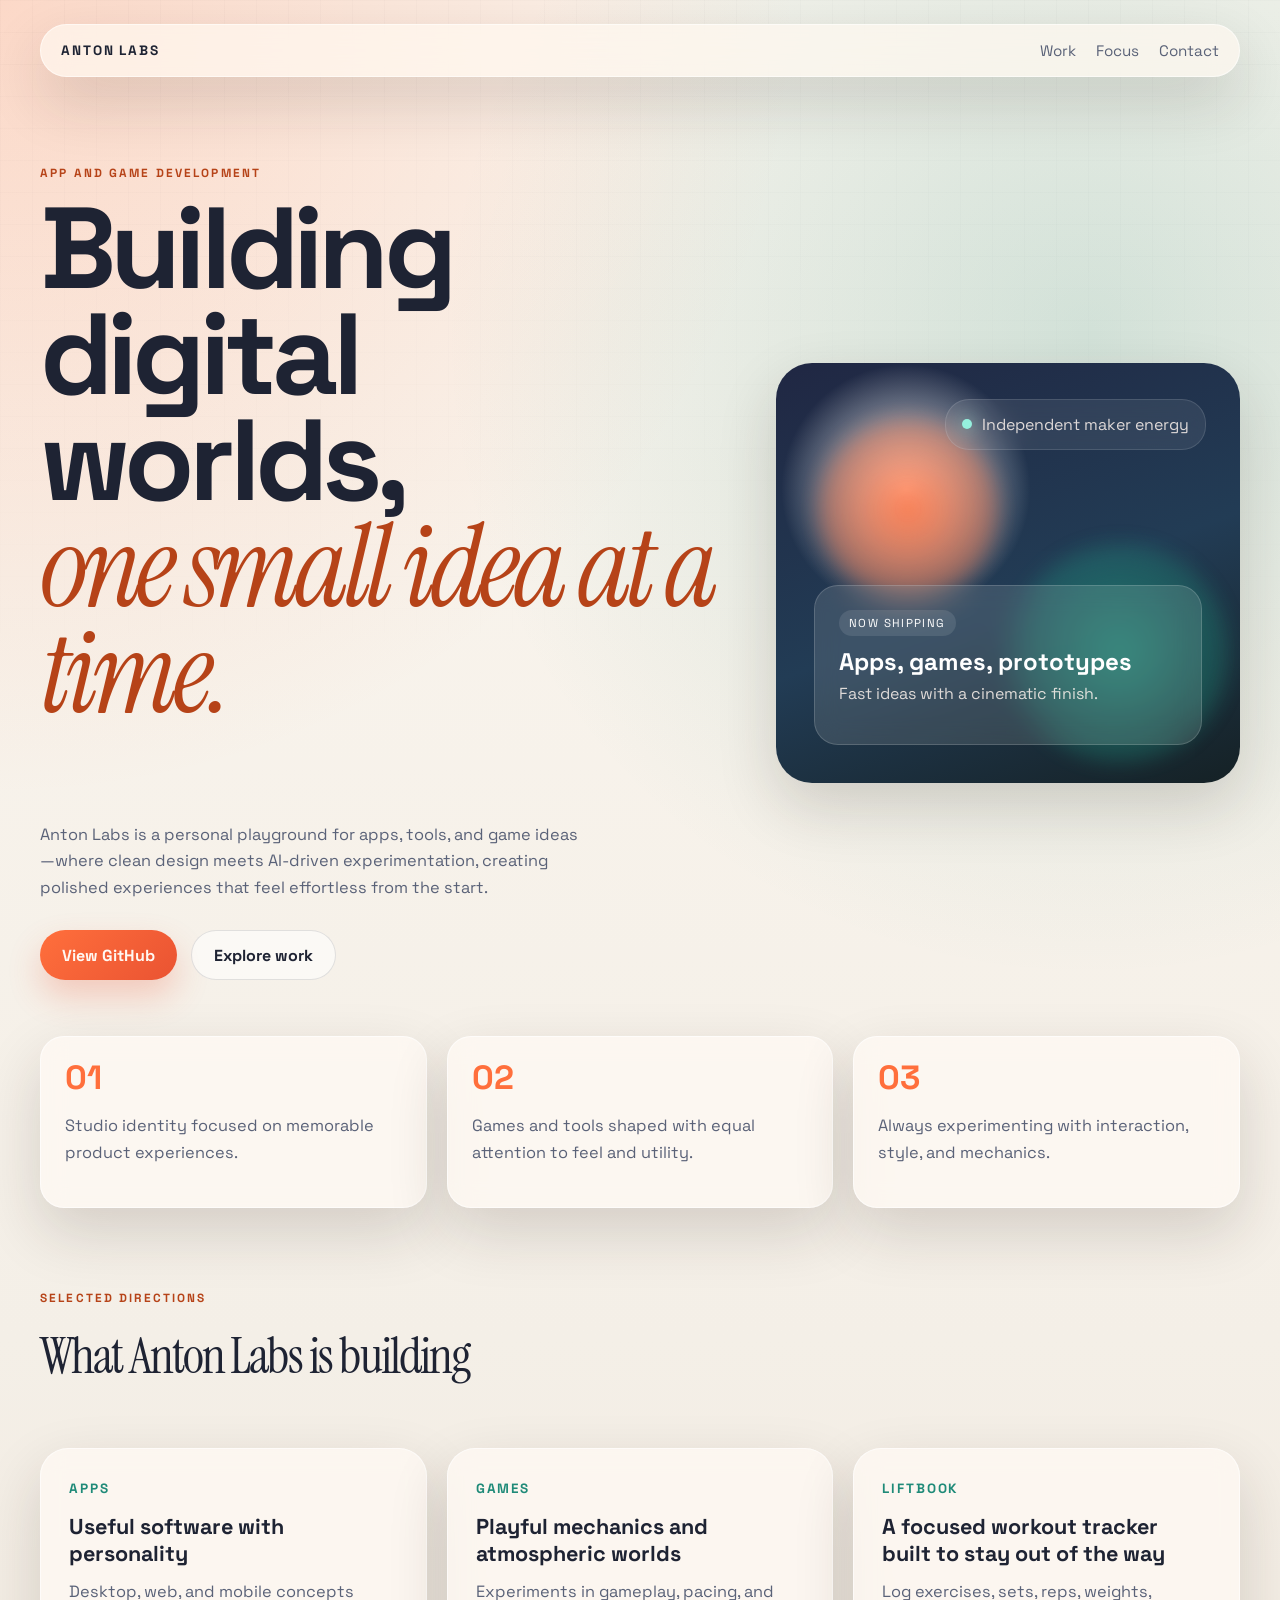
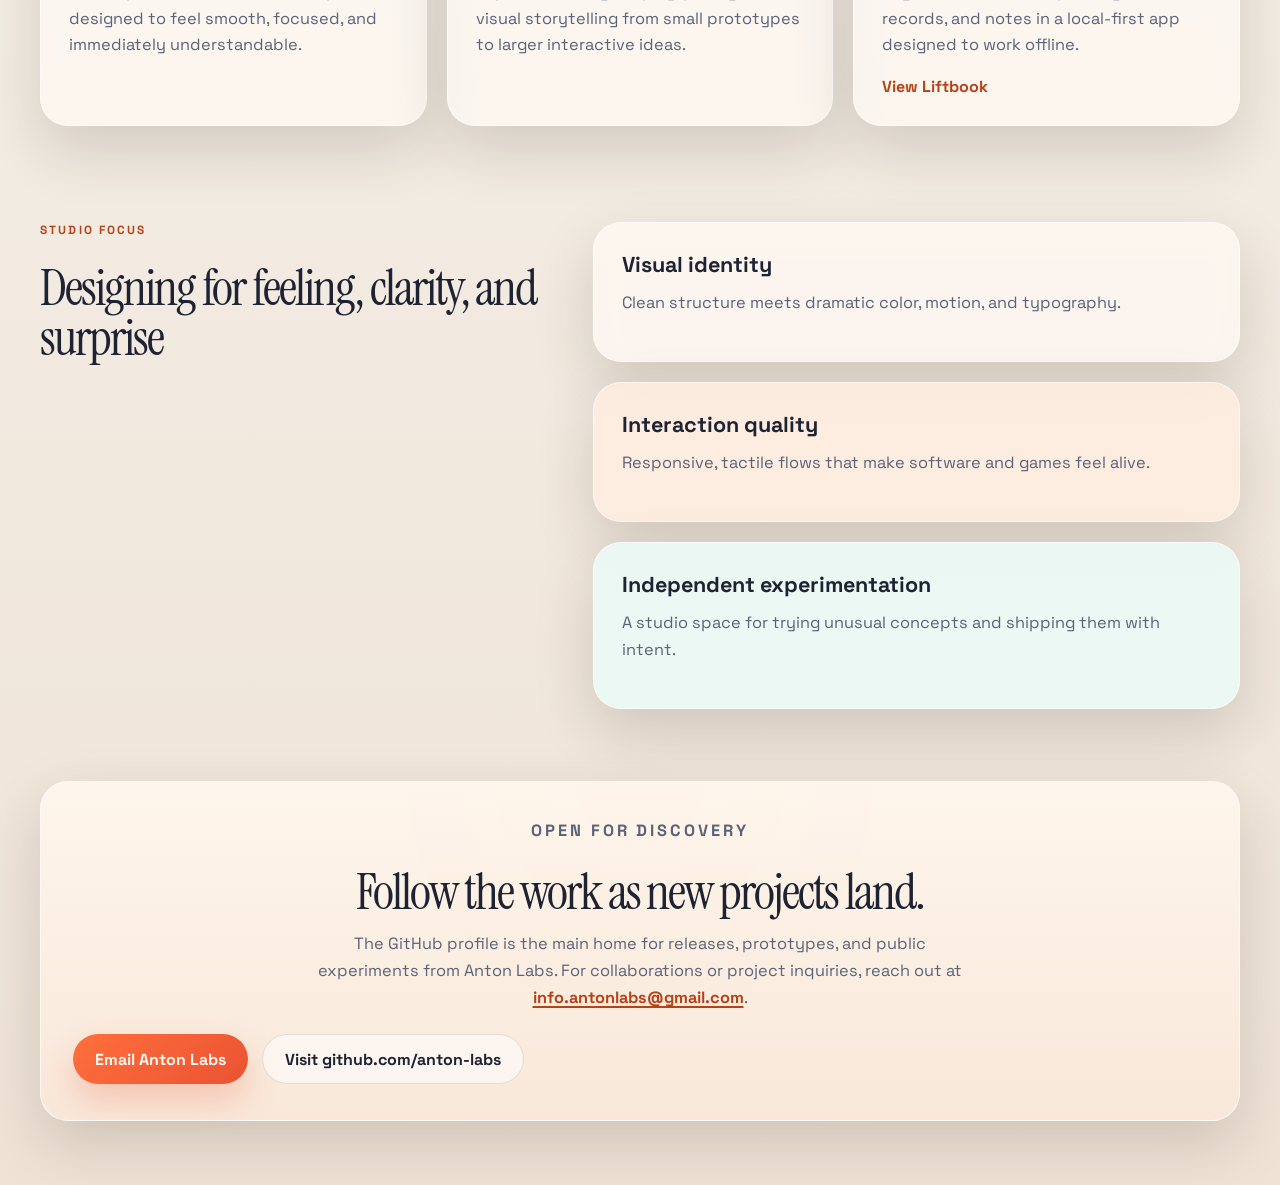
<file: index.html>
<!DOCTYPE html>
<html lang="en">
  <head>
    <meta charset="UTF-8" />
    <meta name="viewport" content="width=device-width, initial-scale=1.0" />
    <meta
      name="description"
      content="Anton Labs builds playful apps, experimental tools, and games with a sharp visual identity."
    />
    <title>Anton Labs</title>
    <link rel="preconnect" href="https://fonts.googleapis.com" />
    <link rel="preconnect" href="https://fonts.gstatic.com" crossorigin />
    <link
      href="https://fonts.googleapis.com/css2?family=Instrument+Serif:ital@0;1&family=Space+Grotesk:wght@400;500;700&display=swap"
      rel="stylesheet"
    />
    <link rel="stylesheet" href="styles.css" />
  </head>
  <body>
    <div class="page-shell">
      <header class="site-header">
        <a class="brand" href="#top">ANTON LABS</a>
        <nav class="site-nav">
          <a href="#work">Work</a>
          <a href="#focus">Focus</a>
          <a href="#contact">Contact</a>
        </nav>
      </header>

      <main id="top">
        <section class="hero">
          <div class="hero-copy">
            <p class="eyebrow">App and game development</p>
            <h1>
              Building digital worlds,
              <span>one small idea at a time.</span>
            </h1>
            <p class="hero-text">
              Anton Labs is a personal playground for apps, tools, and game ideas—where clean design meets AI-driven experimentation, creating polished experiences that feel effortless from the start.
            </p>
            <div class="hero-actions">
              <a class="button button-primary" href="https://github.com/anton-labs" target="_blank" rel="noreferrer">
                View GitHub
              </a>
              <a class="button button-secondary" href="#work">Explore work</a>
            </div>
          </div>

          <div class="hero-stage" aria-hidden="true">
            <div class="orb orb-one"></div>
            <div class="orb orb-two"></div>
            <div class="stage-card card-main">
              <span class="card-label">Now shipping</span>
              <strong>Apps, games, prototypes</strong>
              <p>Fast ideas with a cinematic finish.</p>
            </div>
            <div class="stage-card card-accent">
              <span class="tiny-dot"></span>
              Independent maker energy
            </div>
          </div>
        </section>

        <section class="metrics">
          <div>
            <span class="metric-value">01</span>
            <p>Studio identity focused on memorable product experiences.</p>
          </div>
          <div>
            <span class="metric-value">02</span>
            <p>Games and tools shaped with equal attention to feel and utility.</p>
          </div>
          <div>
            <span class="metric-value">03</span>
            <p>Always experimenting with interaction, style, and mechanics.</p>
          </div>
        </section>

        <section class="section" id="work">
          <div class="section-heading">
            <p class="eyebrow">Selected directions</p>
            <h2>What Anton Labs is building</h2>
          </div>
          <div class="card-grid">
            <article class="info-card">
              <span class="card-tag">Apps</span>
              <h3>Useful software with personality</h3>
              <p>
                Desktop, web, and mobile concepts designed to feel smooth,
                focused, and immediately understandable.
              </p>
            </article>
            <article class="info-card">
              <span class="card-tag">Games</span>
              <h3>Playful mechanics and atmospheric worlds</h3>
              <p>
                Experiments in gameplay, pacing, and visual storytelling from
                small prototypes to larger interactive ideas.
              </p>
            </article>
            <article class="info-card">
              <span class="card-tag">Liftbook</span>
              <h3>A focused workout tracker built to stay out of the way</h3>
              <p>
                Log exercises, sets, reps, weights, records, and notes in a
                local-first app designed to work offline.
              </p>
              <a class="text-link" href="liftbook/">View Liftbook</a>
            </article>
          </div>
        </section>

        <section class="section split-section" id="focus">
          <div class="section-heading">
            <p class="eyebrow">Studio focus</p>
            <h2>Designing for feeling, clarity, and surprise</h2>
          </div>
          <div class="focus-list">
            <div class="focus-item">
              <h3>Visual identity</h3>
              <p>
                Clean structure meets dramatic color, motion, and typography.
              </p>
            </div>
            <div class="focus-item">
              <h3>Interaction quality</h3>
              <p>
                Responsive, tactile flows that make software and games feel
                alive.
              </p>
            </div>
            <div class="focus-item">
              <h3>Independent experimentation</h3>
              <p>
                A studio space for trying unusual concepts and shipping them
                with intent.
              </p>
            </div>
          </div>
        </section>

        <section class="cta" id="contact">
          <p class="eyebrow">Open for discovery</p>
          <h2>Follow the work as new projects land.</h2>
          <p>
            The GitHub profile is the main home for releases, prototypes, and
            public experiments from Anton Labs. For collaborations or project
            inquiries, reach out at
            <a class="contact-link" href="mailto:info.antonlabs@gmail.com">info.antonlabs@gmail.com</a>.
          </p>
          <div class="hero-actions">
            <a class="button button-primary" href="mailto:info.antonlabs@gmail.com">
              Email Anton Labs
            </a>
            <a class="button button-secondary" href="https://github.com/anton-labs" target="_blank" rel="noreferrer">
              Visit github.com/anton-labs
            </a>
          </div>
        </section>
      </main>
    </div>

    <script src="script.js"></script>
  </body>
</html>
</file>
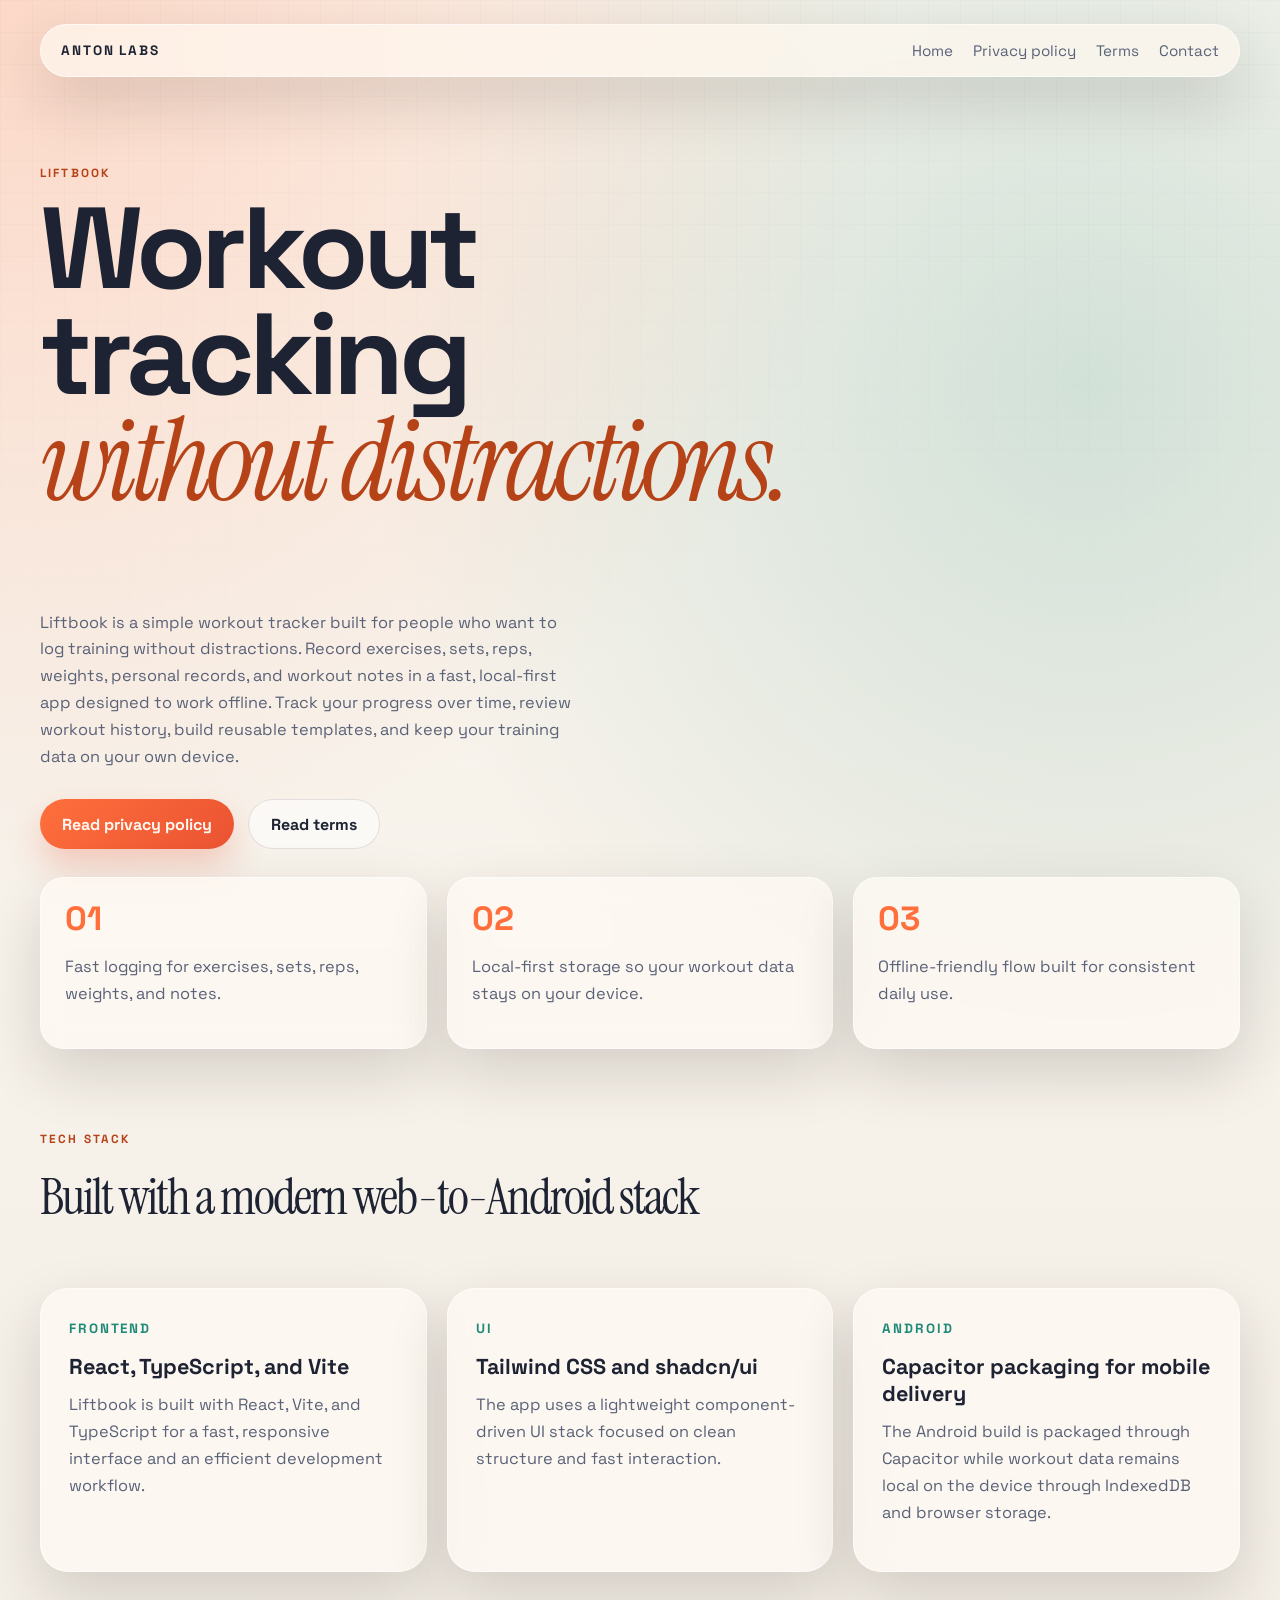
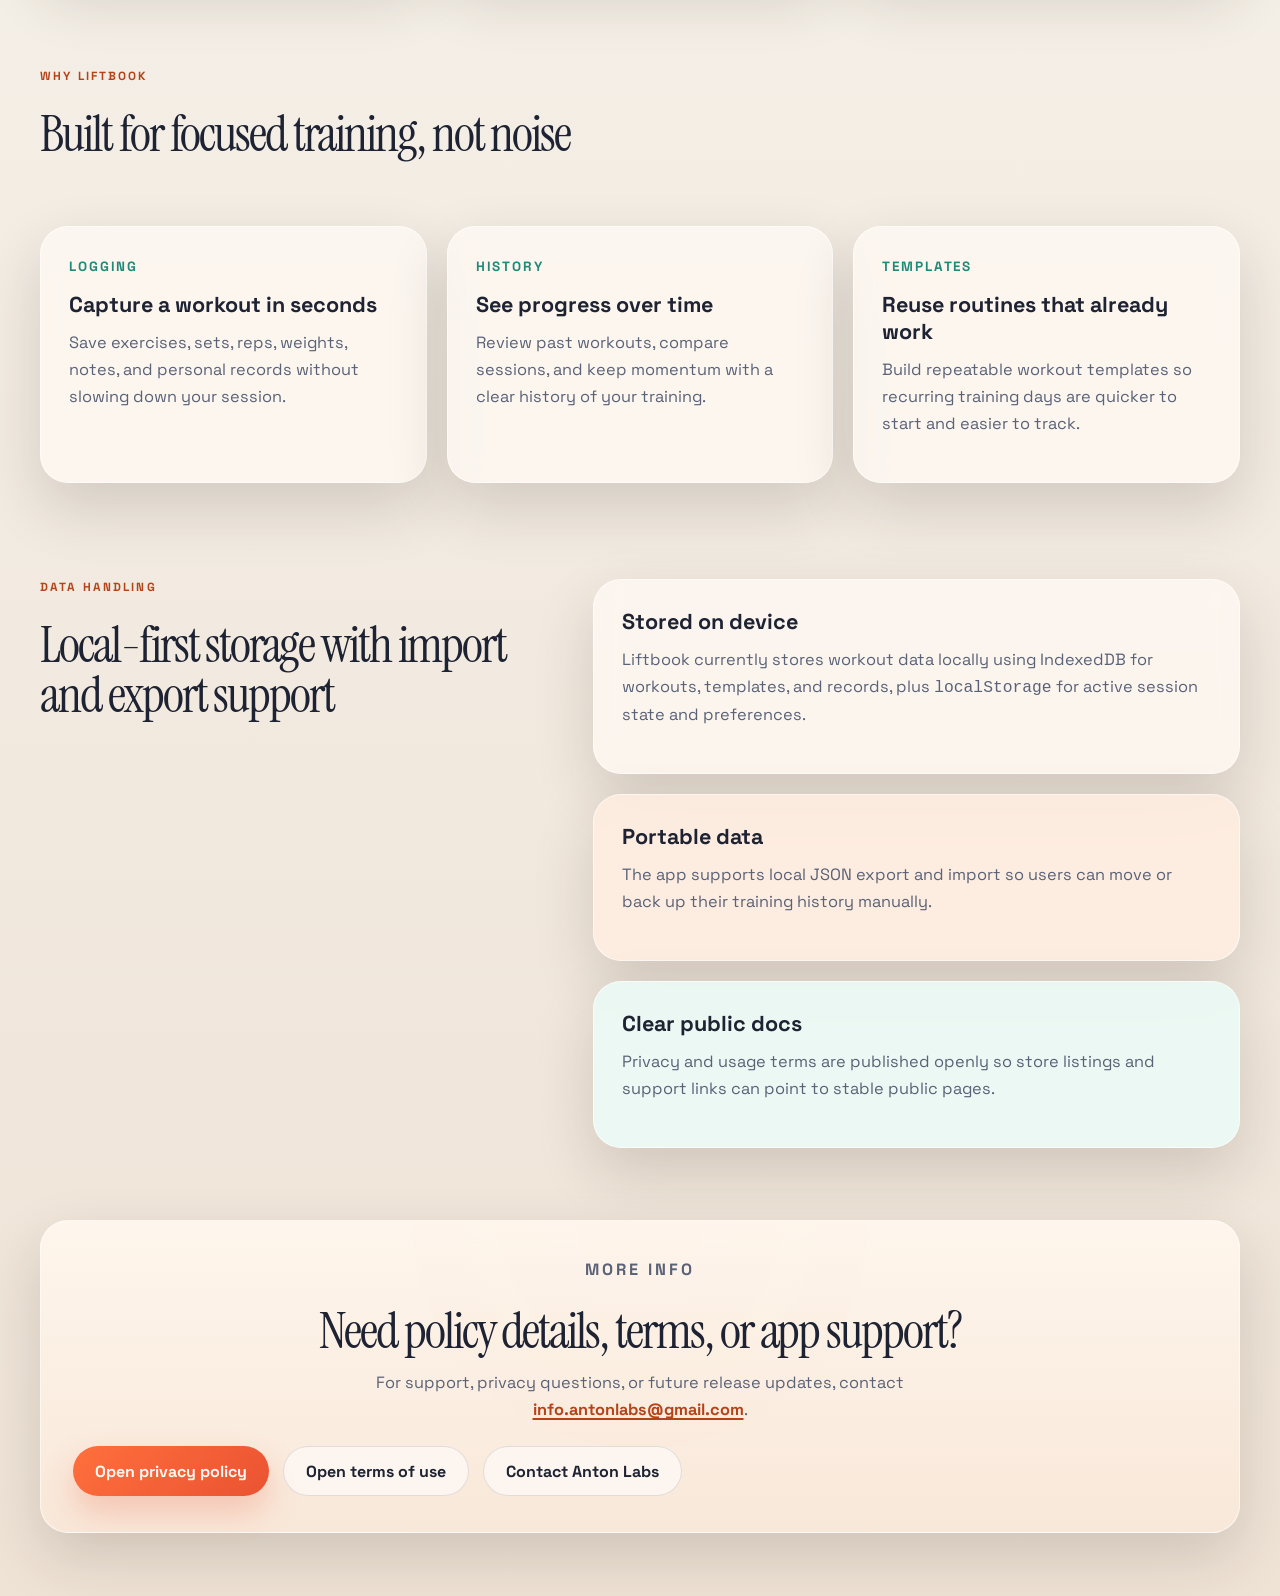
<file: liftbook/index.html>
<!DOCTYPE html>
<html lang="en">
  <head>
    <meta charset="UTF-8" />
    <meta name="viewport" content="width=device-width, initial-scale=1.0" />
    <meta
      name="description"
      content="Liftbook is a simple workout tracker built for people who want to log training without distractions."
    />
    <title>Liftbook | Anton Labs</title>
    <link rel="preconnect" href="https://fonts.googleapis.com" />
    <link rel="preconnect" href="https://fonts.gstatic.com" crossorigin />
    <link
      href="https://fonts.googleapis.com/css2?family=Instrument+Serif:ital@0;1&family=Space+Grotesk:wght@400;500;700&display=swap"
      rel="stylesheet"
    />
    <link rel="stylesheet" href="../styles.css" />
  </head>
  <body>
    <div class="page-shell">
      <header class="site-header">
        <a class="brand" href="../">ANTON LABS</a>
        <nav class="site-nav">
          <a href="../">Home</a>
          <a href="privacy-policy/">Privacy policy</a>
          <a href="terms/">Terms</a>
          <a href="mailto:info.antonlabs@gmail.com">Contact</a>
        </nav>
      </header>

      <main class="app-page">
        <section class="hero hero-single">
          <div class="hero-copy">
            <p class="eyebrow">Liftbook</p>
            <h1>
              Workout tracking
              <span>without distractions.</span>
            </h1>
            <p class="hero-text">
              Liftbook is a simple workout tracker built for people who want to
              log training without distractions. Record exercises, sets, reps,
              weights, personal records, and workout notes in a fast,
              local-first app designed to work offline. Track your progress
              over time, review workout history, build reusable templates, and
              keep your training data on your own device.
            </p>
            <div class="hero-actions">
              <a class="button button-primary" href="privacy-policy/">
                Read privacy policy
              </a>
              <a class="button button-secondary" href="terms/">
                Read terms
              </a>
            </div>
          </div>
        </section>

        <section class="metrics">
          <div>
            <span class="metric-value">01</span>
            <p>Fast logging for exercises, sets, reps, weights, and notes.</p>
          </div>
          <div>
            <span class="metric-value">02</span>
            <p>Local-first storage so your workout data stays on your device.</p>
          </div>
          <div>
            <span class="metric-value">03</span>
            <p>Offline-friendly flow built for consistent daily use.</p>
          </div>
        </section>

        <section class="section">
          <div class="section-heading">
            <p class="eyebrow">Tech stack</p>
            <h2>Built with a modern web-to-Android stack</h2>
          </div>
          <div class="card-grid">
            <article class="info-card">
              <span class="card-tag">Frontend</span>
              <h3>React, TypeScript, and Vite</h3>
              <p>
                Liftbook is built with React, Vite, and TypeScript for a fast,
                responsive interface and an efficient development workflow.
              </p>
            </article>
            <article class="info-card">
              <span class="card-tag">UI</span>
              <h3>Tailwind CSS and shadcn/ui</h3>
              <p>
                The app uses a lightweight component-driven UI stack focused on
                clean structure and fast interaction.
              </p>
            </article>
            <article class="info-card">
              <span class="card-tag">Android</span>
              <h3>Capacitor packaging for mobile delivery</h3>
              <p>
                The Android build is packaged through Capacitor while workout
                data remains local on the device through IndexedDB and browser
                storage.
              </p>
            </article>
          </div>
        </section>

        <section class="section">
          <div class="section-heading">
            <p class="eyebrow">Why Liftbook</p>
            <h2>Built for focused training, not noise</h2>
          </div>
          <div class="card-grid">
            <article class="info-card">
              <span class="card-tag">Logging</span>
              <h3>Capture a workout in seconds</h3>
              <p>
                Save exercises, sets, reps, weights, notes, and personal
                records without slowing down your session.
              </p>
            </article>
            <article class="info-card">
              <span class="card-tag">History</span>
              <h3>See progress over time</h3>
              <p>
                Review past workouts, compare sessions, and keep momentum with a
                clear history of your training.
              </p>
            </article>
            <article class="info-card">
              <span class="card-tag">Templates</span>
              <h3>Reuse routines that already work</h3>
              <p>
                Build repeatable workout templates so recurring training days
                are quicker to start and easier to track.
              </p>
            </article>
          </div>
        </section>

        <section class="section split-section">
          <div class="section-heading">
            <p class="eyebrow">Data handling</p>
            <h2>Local-first storage with import and export support</h2>
          </div>
          <div class="focus-list">
            <div class="focus-item">
              <h3>Stored on device</h3>
              <p>
                Liftbook currently stores workout data locally using IndexedDB
                for workouts, templates, and records, plus <code>localStorage</code>
                for active session state and preferences.
              </p>
            </div>
            <div class="focus-item">
              <h3>Portable data</h3>
              <p>
                The app supports local JSON export and import so users can move
                or back up their training history manually.
              </p>
            </div>
            <div class="focus-item">
              <h3>Clear public docs</h3>
              <p>
                Privacy and usage terms are published openly so store listings
                and support links can point to stable public pages.
              </p>
            </div>
          </div>
        </section>

        <section class="cta">
          <p class="eyebrow">More info</p>
          <h2>Need policy details, terms, or app support?</h2>
          <p>
            For support, privacy questions, or future release updates, contact
            <a class="contact-link" href="mailto:info.antonlabs@gmail.com">info.antonlabs@gmail.com</a>.
          </p>
          <div class="hero-actions">
            <a class="button button-primary" href="privacy-policy/">
              Open privacy policy
            </a>
            <a class="button button-secondary" href="terms/">
              Open terms of use
            </a>
            <a class="button button-secondary" href="mailto:info.antonlabs@gmail.com">
              Contact Anton Labs
            </a>
          </div>
        </section>
      </main>
    </div>

    <script src="../script.js"></script>
  </body>
</html>
</file>
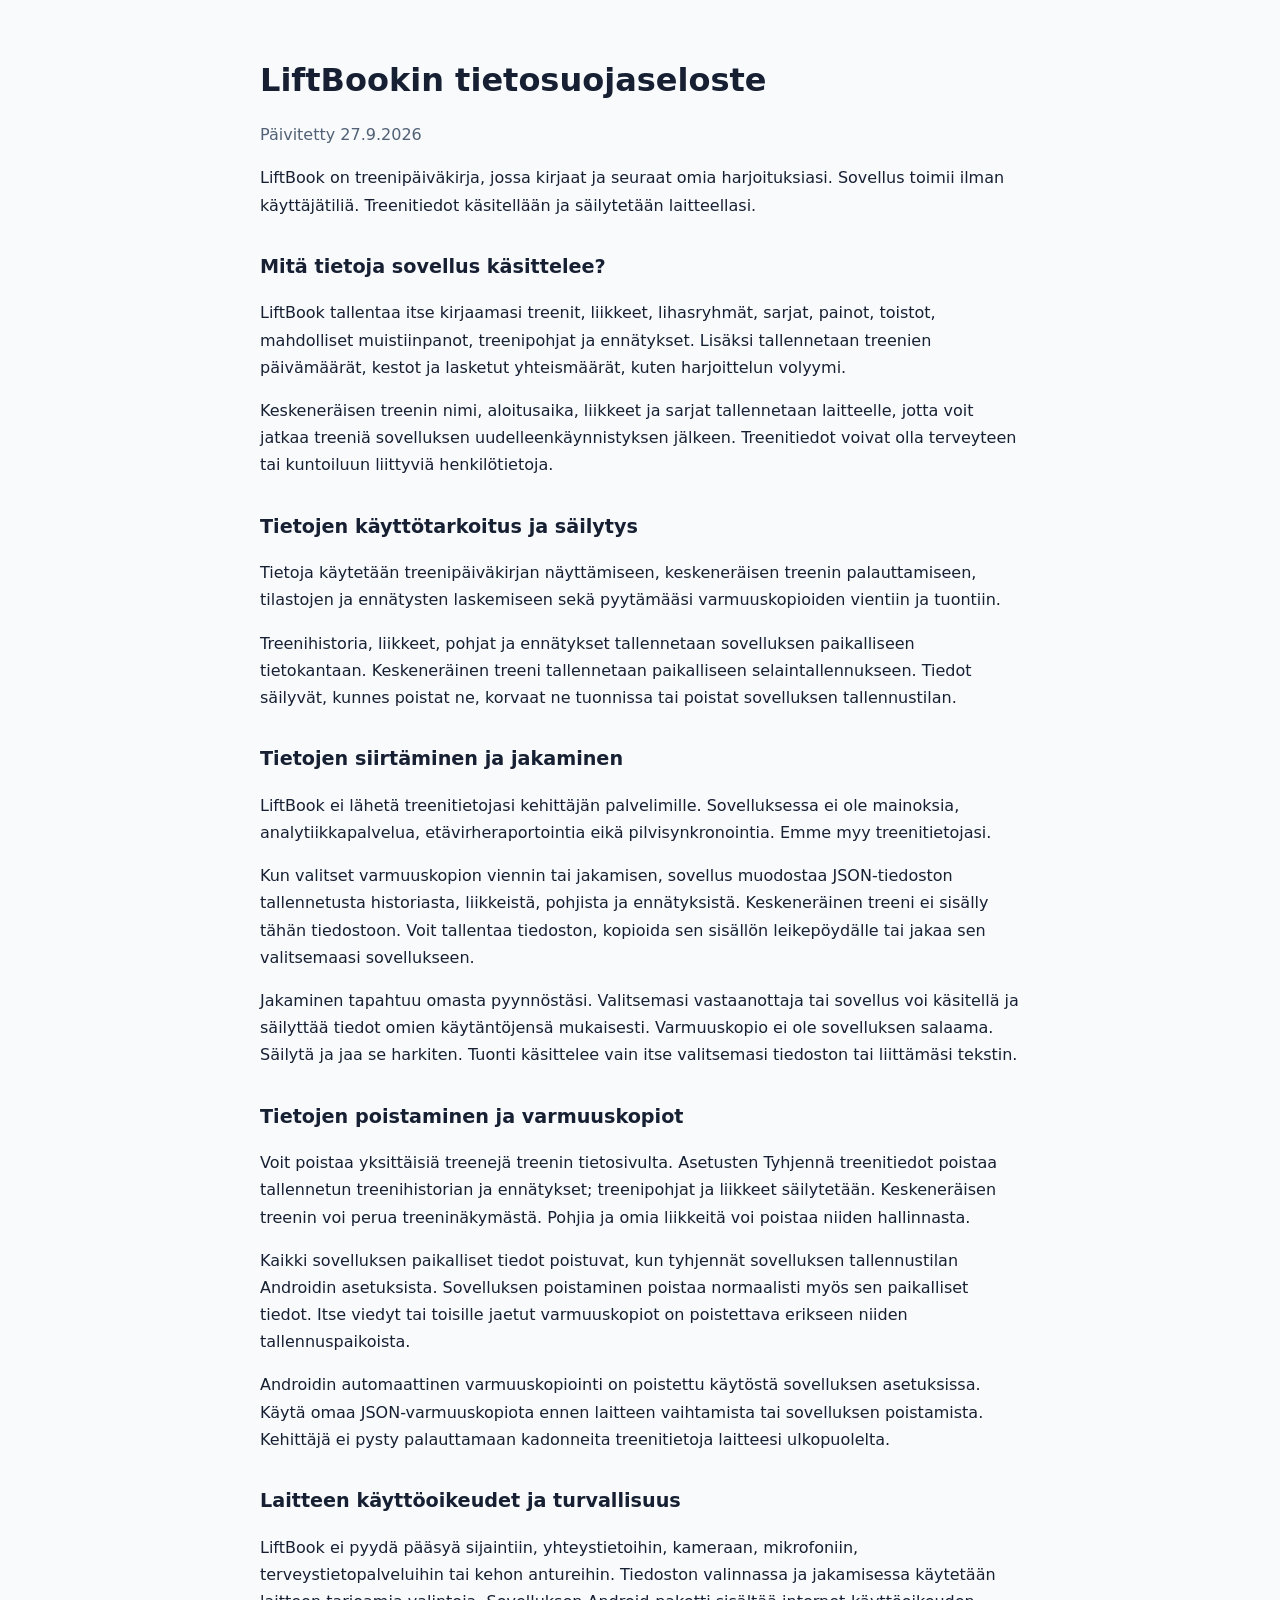
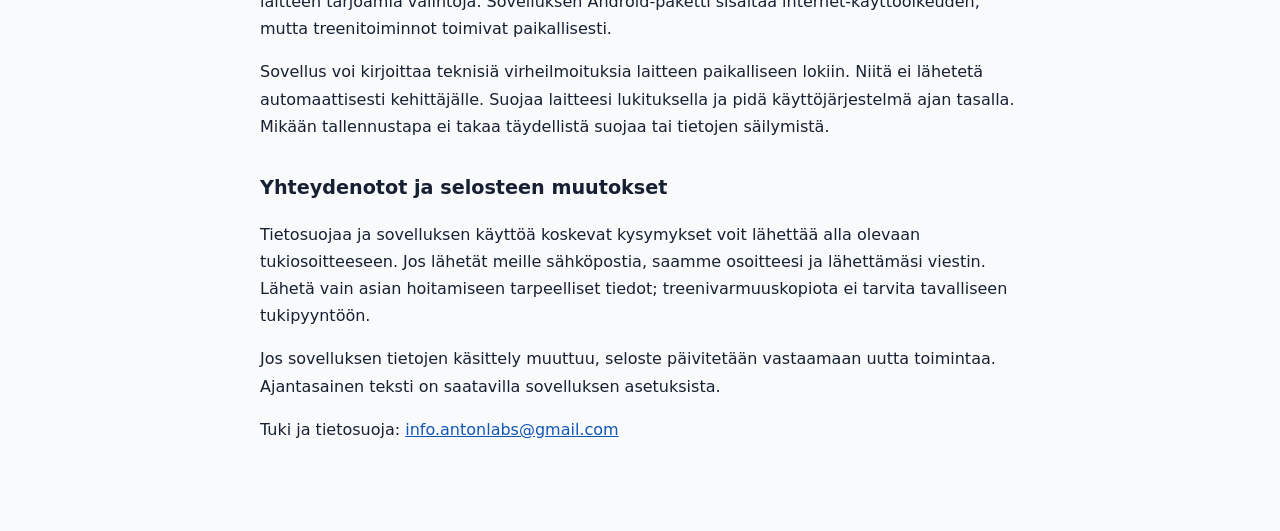
<file: liftbook/privacy-policy/index.html>
<!doctype html>
<html lang="fi"><head><meta charset="utf-8"><meta name="viewport" content="width=device-width, initial-scale=1"><title>LiftBookin tietosuojaseloste</title>
<style>body{font-family:system-ui,sans-serif;margin:0;background:#f8fafc;color:#172033;line-height:1.7}main{max-width:760px;margin:auto;padding:40px 24px 72px}h1{font-size:2rem;line-height:1.2}h2{font-size:1.2rem;margin-top:32px}a{color:#1256b5}.date{color:#526176}</style></head>
<body><main><h1>LiftBookin tietosuojaseloste</h1><p class="date">Päivitetty 27.9.2026</p><p>LiftBook on treenipäiväkirja, jossa kirjaat ja seuraat omia harjoituksiasi. Sovellus toimii ilman käyttäjätiliä. Treenitiedot käsitellään ja säilytetään laitteellasi.</p><section><h2>Mitä tietoja sovellus käsittelee?</h2><p>LiftBook tallentaa itse kirjaamasi treenit, liikkeet, lihasryhmät, sarjat, painot, toistot, mahdolliset muistiinpanot, treenipohjat ja ennätykset. Lisäksi tallennetaan treenien päivämäärät, kestot ja lasketut yhteismäärät, kuten harjoittelun volyymi.</p><p>Keskeneräisen treenin nimi, aloitusaika, liikkeet ja sarjat tallennetaan laitteelle, jotta voit jatkaa treeniä sovelluksen uudelleenkäynnistyksen jälkeen. Treenitiedot voivat olla terveyteen tai kuntoiluun liittyviä henkilötietoja.</p></section>
<section><h2>Tietojen käyttötarkoitus ja säilytys</h2><p>Tietoja käytetään treenipäiväkirjan näyttämiseen, keskeneräisen treenin palauttamiseen, tilastojen ja ennätysten laskemiseen sekä pyytämääsi varmuuskopioiden vientiin ja tuontiin.</p><p>Treenihistoria, liikkeet, pohjat ja ennätykset tallennetaan sovelluksen paikalliseen tietokantaan. Keskeneräinen treeni tallennetaan paikalliseen selaintallennukseen. Tiedot säilyvät, kunnes poistat ne, korvaat ne tuonnissa tai poistat sovelluksen tallennustilan.</p></section>
<section><h2>Tietojen siirtäminen ja jakaminen</h2><p>LiftBook ei lähetä treenitietojasi kehittäjän palvelimille. Sovelluksessa ei ole mainoksia, analytiikkapalvelua, etävirheraportointia eikä pilvisynkronointia. Emme myy treenitietojasi.</p><p>Kun valitset varmuuskopion viennin tai jakamisen, sovellus muodostaa JSON-tiedoston tallennetusta historiasta, liikkeistä, pohjista ja ennätyksistä. Keskeneräinen treeni ei sisälly tähän tiedostoon. Voit tallentaa tiedoston, kopioida sen sisällön leikepöydälle tai jakaa sen valitsemaasi sovellukseen.</p><p>Jakaminen tapahtuu omasta pyynnöstäsi. Valitsemasi vastaanottaja tai sovellus voi käsitellä ja säilyttää tiedot omien käytäntöjensä mukaisesti. Varmuuskopio ei ole sovelluksen salaama. Säilytä ja jaa se harkiten. Tuonti käsittelee vain itse valitsemasi tiedoston tai liittämäsi tekstin.</p></section>
<section><h2>Tietojen poistaminen ja varmuuskopiot</h2><p>Voit poistaa yksittäisiä treenejä treenin tietosivulta. Asetusten Tyhjennä treenitiedot poistaa tallennetun treenihistorian ja ennätykset; treenipohjat ja liikkeet säilytetään. Keskeneräisen treenin voi perua treeninäkymästä. Pohjia ja omia liikkeitä voi poistaa niiden hallinnasta.</p><p>Kaikki sovelluksen paikalliset tiedot poistuvat, kun tyhjennät sovelluksen tallennustilan Androidin asetuksista. Sovelluksen poistaminen poistaa normaalisti myös sen paikalliset tiedot. Itse viedyt tai toisille jaetut varmuuskopiot on poistettava erikseen niiden tallennuspaikoista.</p><p>Androidin automaattinen varmuuskopiointi on poistettu käytöstä sovelluksen asetuksissa. Käytä omaa JSON-varmuuskopiota ennen laitteen vaihtamista tai sovelluksen poistamista. Kehittäjä ei pysty palauttamaan kadonneita treenitietoja laitteesi ulkopuolelta.</p></section>
<section><h2>Laitteen käyttöoikeudet ja turvallisuus</h2><p>LiftBook ei pyydä pääsyä sijaintiin, yhteystietoihin, kameraan, mikrofoniin, terveystietopalveluihin tai kehon antureihin. Tiedoston valinnassa ja jakamisessa käytetään laitteen tarjoamia valintoja. Sovelluksen Android-paketti sisältää internet-käyttöoikeuden, mutta treenitoiminnot toimivat paikallisesti.</p><p>Sovellus voi kirjoittaa teknisiä virheilmoituksia laitteen paikalliseen lokiin. Niitä ei lähetetä automaattisesti kehittäjälle. Suojaa laitteesi lukituksella ja pidä käyttöjärjestelmä ajan tasalla. Mikään tallennustapa ei takaa täydellistä suojaa tai tietojen säilymistä.</p></section>
<section><h2>Yhteydenotot ja selosteen muutokset</h2><p>Tietosuojaa ja sovelluksen käyttöä koskevat kysymykset voit lähettää alla olevaan tukiosoitteeseen. Jos lähetät meille sähköpostia, saamme osoitteesi ja lähettämäsi viestin. Lähetä vain asian hoitamiseen tarpeelliset tiedot; treenivarmuuskopiota ei tarvita tavalliseen tukipyyntöön.</p><p>Jos sovelluksen tietojen käsittely muuttuu, seloste päivitetään vastaamaan uutta toimintaa. Ajantasainen teksti on saatavilla sovelluksen asetuksista.</p></section><p>Tuki ja tietosuoja: <a href="mailto:info.antonlabs@gmail.com">info.antonlabs@gmail.com</a></p></main></body></html>
</file>
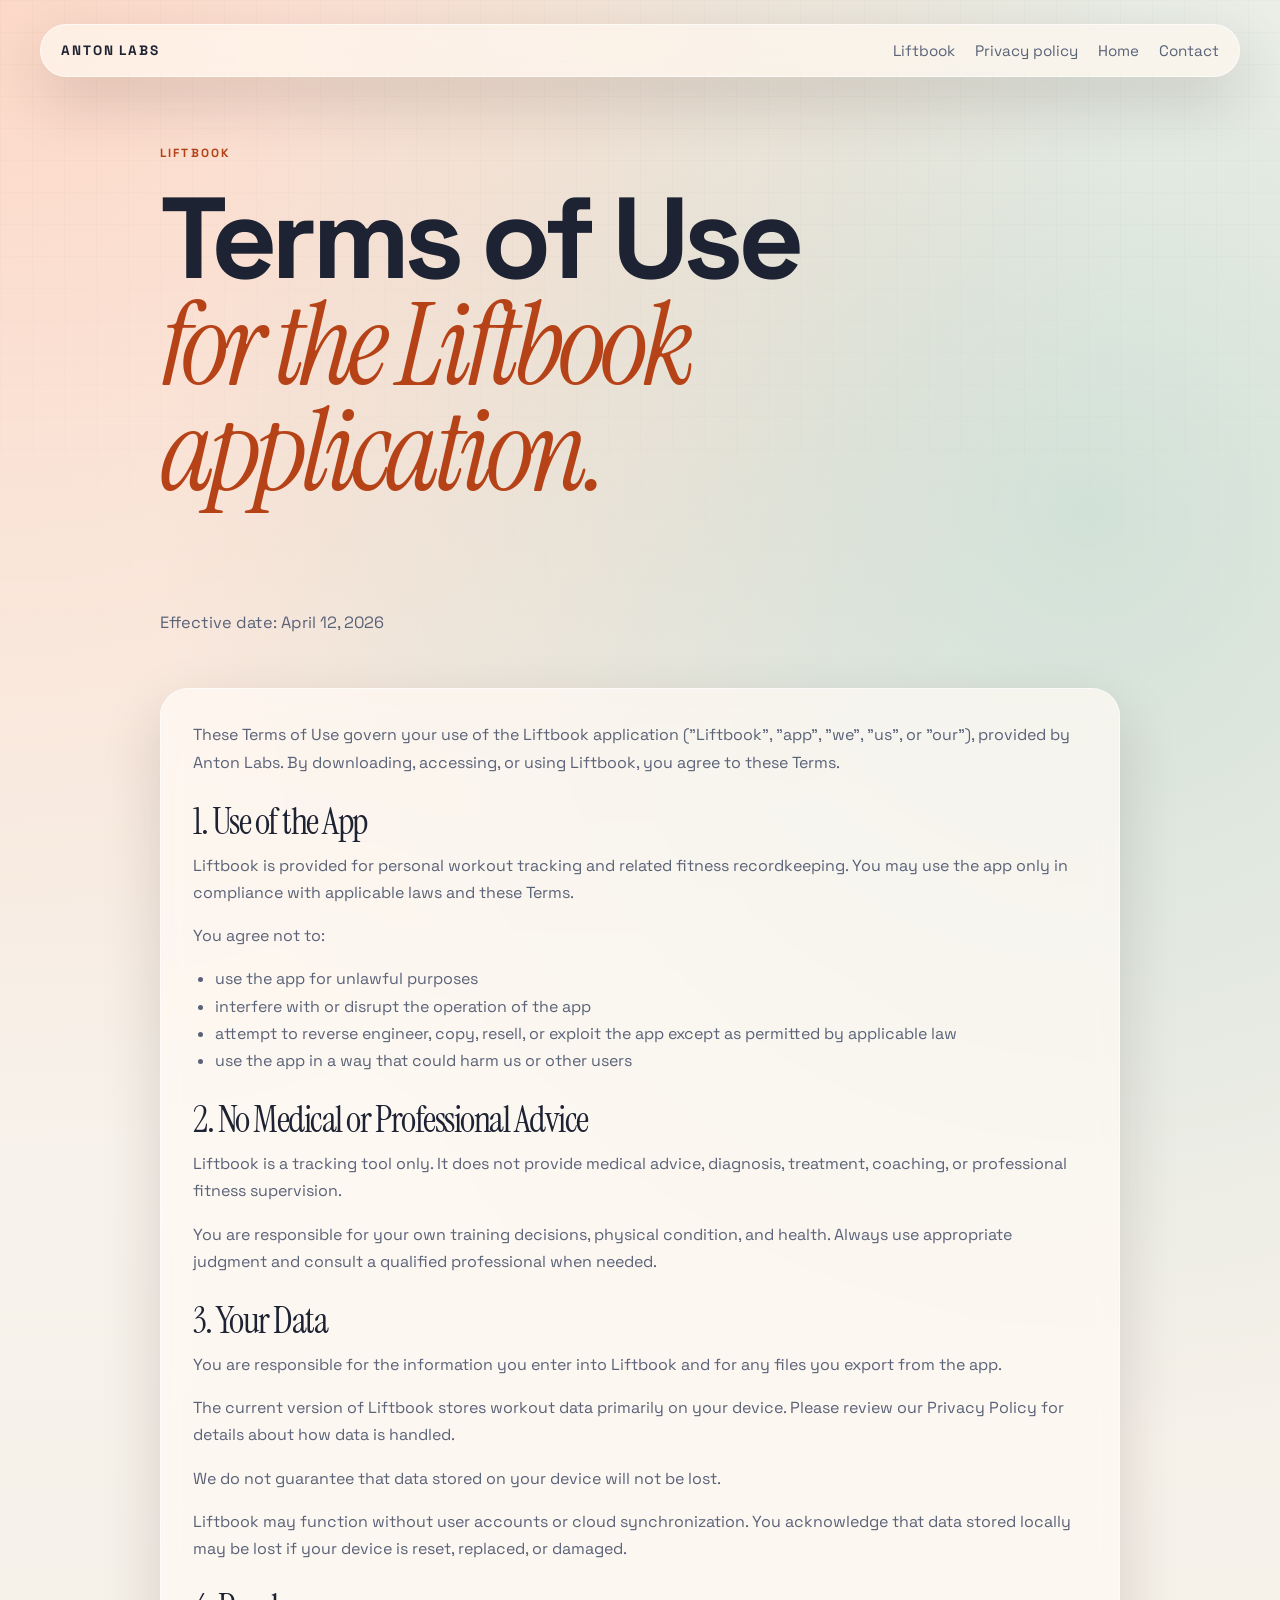
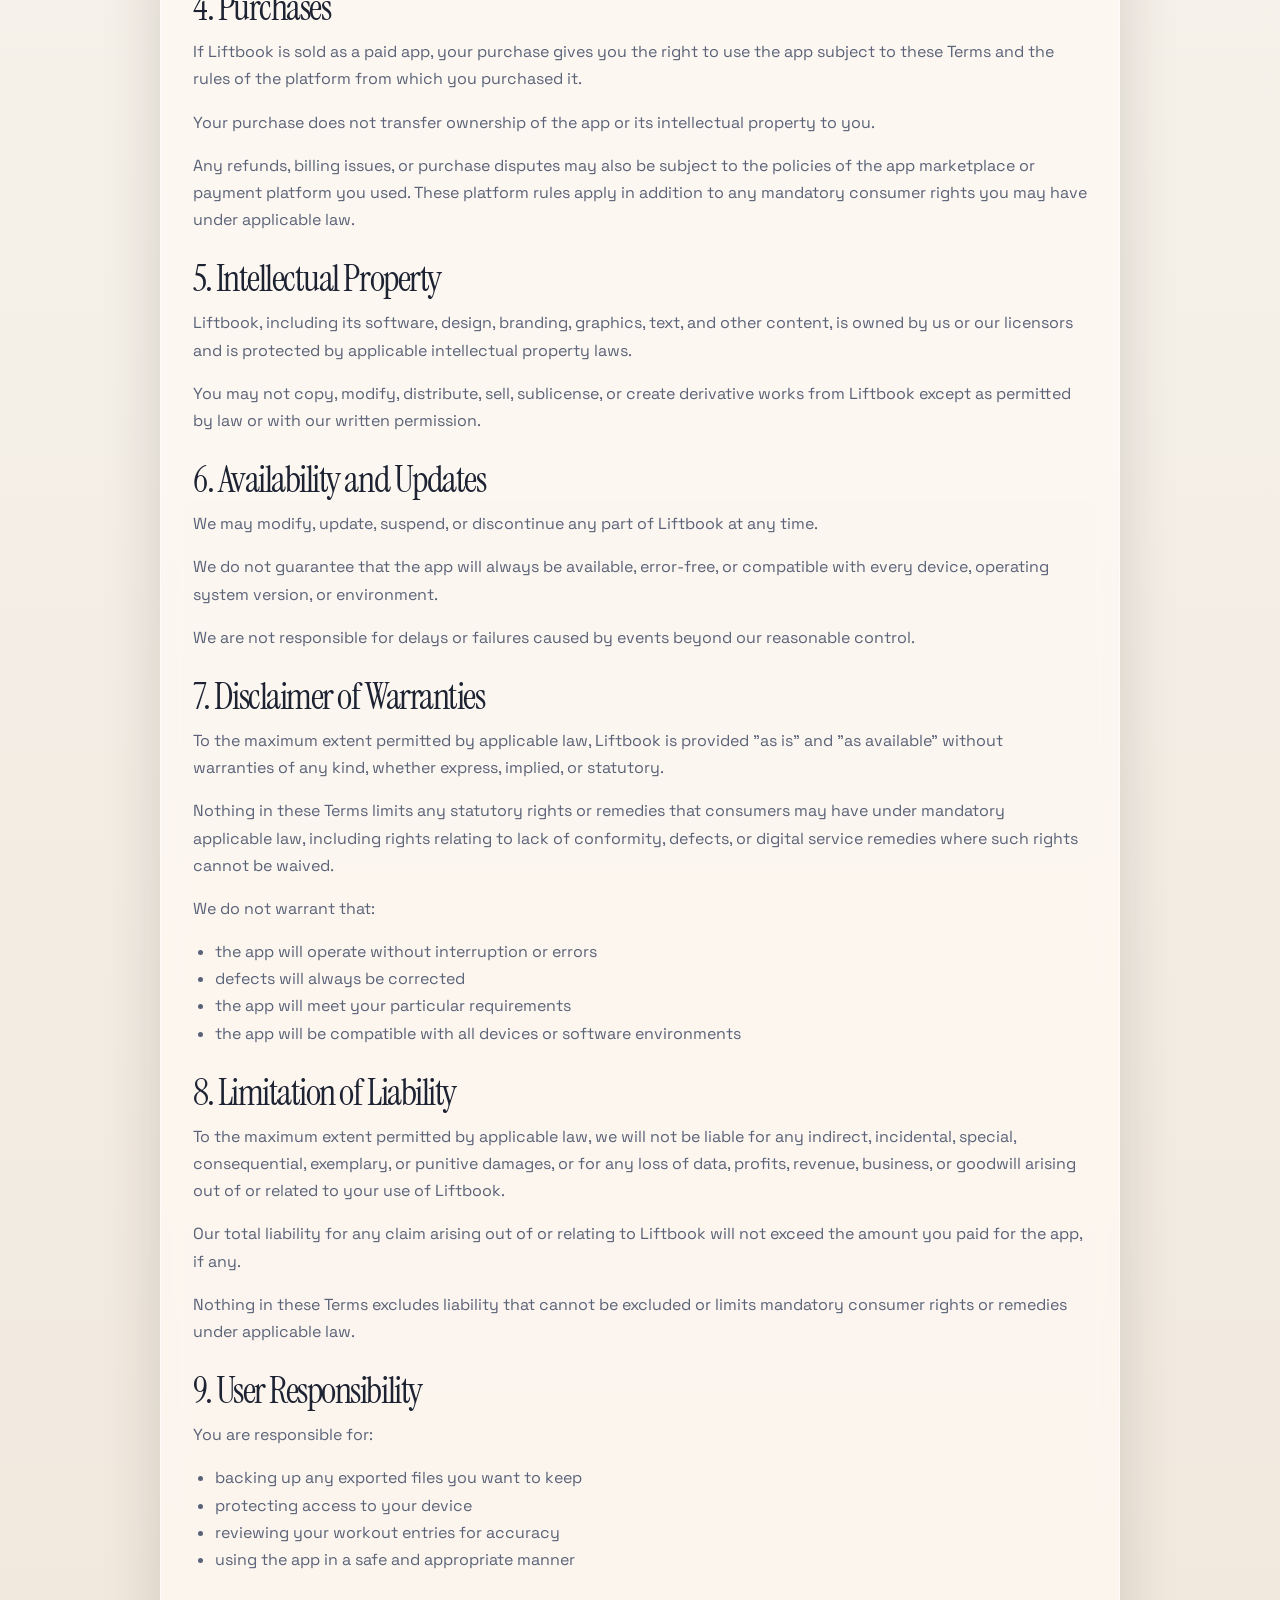
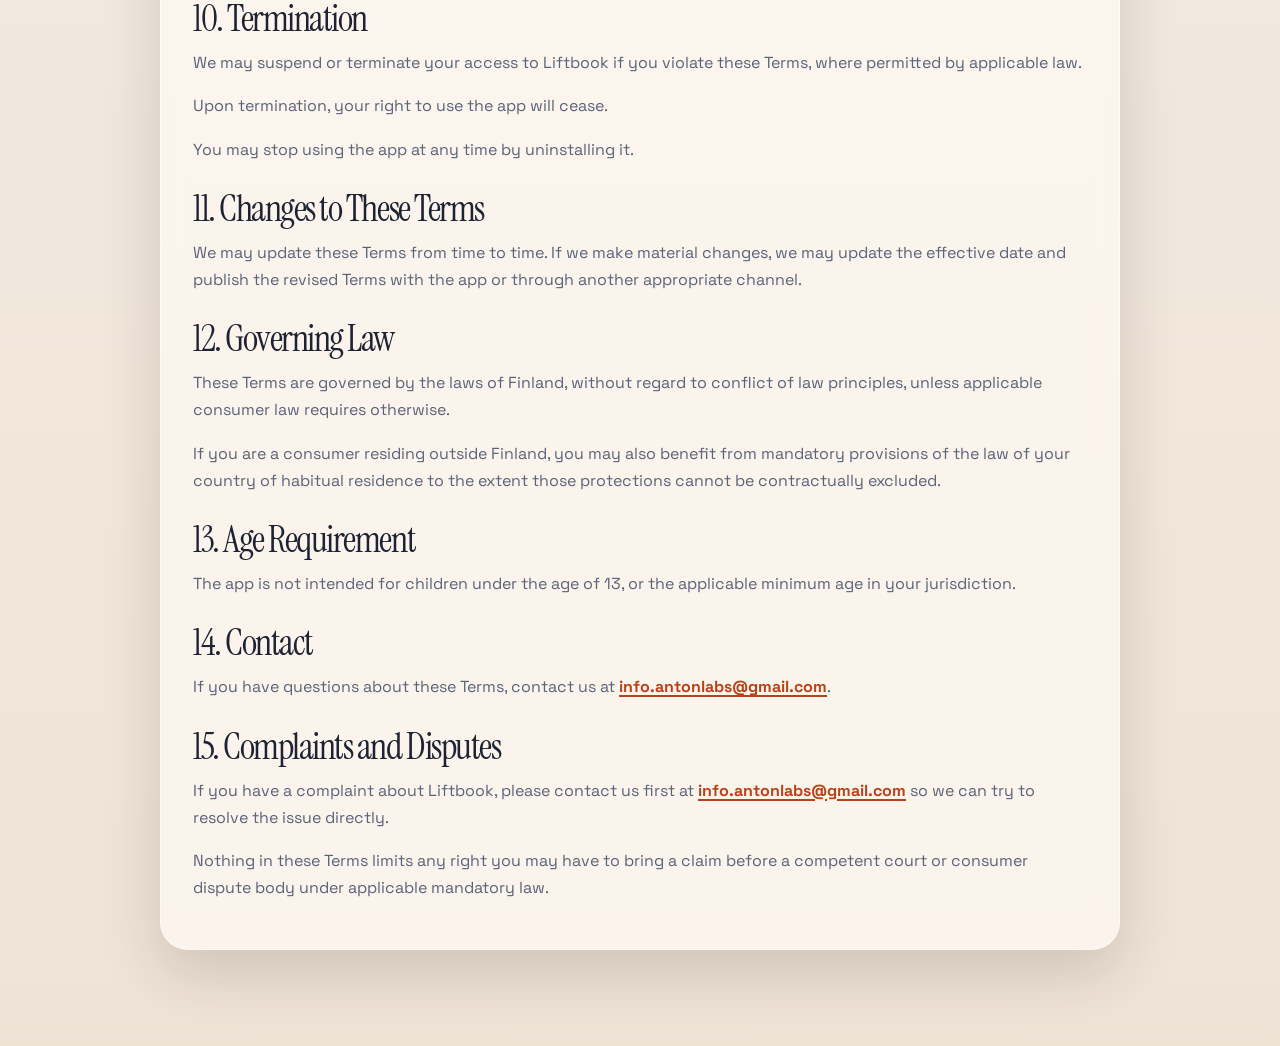
<file: liftbook/terms/index.html>
<!DOCTYPE html>
<html lang="en">
  <head>
    <meta charset="UTF-8" />
    <meta name="viewport" content="width=device-width, initial-scale=1.0" />
    <meta
      name="description"
      content="Liftbook Terms of Use for the workout tracking app by Anton Labs."
    />
    <title>Liftbook Terms of Use | Anton Labs</title>
    <link rel="preconnect" href="https://fonts.googleapis.com" />
    <link rel="preconnect" href="https://fonts.gstatic.com" crossorigin />
    <link
      href="https://fonts.googleapis.com/css2?family=Instrument+Serif:ital@0;1&family=Space+Grotesk:wght@400;500;700&display=swap"
      rel="stylesheet"
    />
    <link rel="stylesheet" href="../../styles.css" />
  </head>
  <body>
    <div class="page-shell">
      <header class="site-header">
        <a class="brand" href="../../">ANTON LABS</a>
        <nav class="site-nav">
          <a href="../">Liftbook</a>
          <a href="../privacy-policy/">Privacy policy</a>
          <a href="../../">Home</a>
          <a href="mailto:info.antonlabs@gmail.com">Contact</a>
        </nav>
      </header>

      <main class="policy-page">
        <section class="section-heading policy-heading reveal is-visible">
          <p class="eyebrow">Liftbook</p>
          <h1>
            Terms of Use
            <span>for the Liftbook application.</span>
          </h1>
          <p class="hero-text">Effective date: April 12, 2026</p>
        </section>

        <article class="policy-card reveal is-visible">
          <p>
            These Terms of Use govern your use of the Liftbook application
            ("Liftbook", "app", "we", "us", or "our"), provided by Anton Labs.
            By downloading, accessing, or using Liftbook, you agree to these
            Terms.
          </p>

          <h2>1. Use of the App</h2>
          <p>
            Liftbook is provided for personal workout tracking and related
            fitness recordkeeping. You may use the app only in compliance with
            applicable laws and these Terms.
          </p>
          <p>You agree not to:</p>
          <ul class="policy-list">
            <li>use the app for unlawful purposes</li>
            <li>interfere with or disrupt the operation of the app</li>
            <li>attempt to reverse engineer, copy, resell, or exploit the app except as permitted by applicable law</li>
            <li>use the app in a way that could harm us or other users</li>
          </ul>

          <h2>2. No Medical or Professional Advice</h2>
          <p>
            Liftbook is a tracking tool only. It does not provide medical
            advice, diagnosis, treatment, coaching, or professional fitness
            supervision.
          </p>
          <p>
            You are responsible for your own training decisions, physical
            condition, and health. Always use appropriate judgment and consult a
            qualified professional when needed.
          </p>

          <h2>3. Your Data</h2>
          <p>
            You are responsible for the information you enter into Liftbook and
            for any files you export from the app.
          </p>
          <p>
            The current version of Liftbook stores workout data primarily on
            your device. Please review our Privacy Policy for details about how
            data is handled.
          </p>
          <p>
            We do not guarantee that data stored on your device will not be
            lost.
          </p>
          <p>
            Liftbook may function without user accounts or cloud
            synchronization. You acknowledge that data stored locally may be
            lost if your device is reset, replaced, or damaged.
          </p>

          <h2>4. Purchases</h2>
          <p>
            If Liftbook is sold as a paid app, your purchase gives you the
            right to use the app subject to these Terms and the rules of the
            platform from which you purchased it.
          </p>
          <p>
            Your purchase does not transfer ownership of the app or its
            intellectual property to you.
          </p>
          <p>
            Any refunds, billing issues, or purchase disputes may also be
            subject to the policies of the app marketplace or payment platform
            you used. These platform rules apply in addition to any mandatory
            consumer rights you may have under applicable law.
          </p>

          <h2>5. Intellectual Property</h2>
          <p>
            Liftbook, including its software, design, branding, graphics, text,
            and other content, is owned by us or our licensors and is protected
            by applicable intellectual property laws.
          </p>
          <p>
            You may not copy, modify, distribute, sell, sublicense, or create
            derivative works from Liftbook except as permitted by law or with
            our written permission.
          </p>

          <h2>6. Availability and Updates</h2>
          <p>
            We may modify, update, suspend, or discontinue any part of Liftbook
            at any time.
          </p>
          <p>
            We do not guarantee that the app will always be available,
            error-free, or compatible with every device, operating system
            version, or environment.
          </p>
          <p>
            We are not responsible for delays or failures caused by events
            beyond our reasonable control.
          </p>

          <h2>7. Disclaimer of Warranties</h2>
          <p>
            To the maximum extent permitted by applicable law, Liftbook is
            provided "as is" and "as available" without warranties of any kind,
            whether express, implied, or statutory.
          </p>
          <p>
            Nothing in these Terms limits any statutory rights or remedies that
            consumers may have under mandatory applicable law, including rights
            relating to lack of conformity, defects, or digital service
            remedies where such rights cannot be waived.
          </p>
          <p>We do not warrant that:</p>
          <ul class="policy-list">
            <li>the app will operate without interruption or errors</li>
            <li>defects will always be corrected</li>
            <li>the app will meet your particular requirements</li>
            <li>the app will be compatible with all devices or software environments</li>
          </ul>

          <h2>8. Limitation of Liability</h2>
          <p>
            To the maximum extent permitted by applicable law, we will not be
            liable for any indirect, incidental, special, consequential,
            exemplary, or punitive damages, or for any loss of data, profits,
            revenue, business, or goodwill arising out of or related to your
            use of Liftbook.
          </p>
          <p>
            Our total liability for any claim arising out of or relating to
            Liftbook will not exceed the amount you paid for the app, if any.
          </p>
          <p>
            Nothing in these Terms excludes liability that cannot be excluded
            or limits mandatory consumer rights or remedies under applicable
            law.
          </p>

          <h2>9. User Responsibility</h2>
          <p>You are responsible for:</p>
          <ul class="policy-list">
            <li>backing up any exported files you want to keep</li>
            <li>protecting access to your device</li>
            <li>reviewing your workout entries for accuracy</li>
            <li>using the app in a safe and appropriate manner</li>
          </ul>

          <h2>10. Termination</h2>
          <p>
            We may suspend or terminate your access to Liftbook if you violate
            these Terms, where permitted by applicable law.
          </p>
          <p>
            Upon termination, your right to use the app will cease.
          </p>
          <p>
            You may stop using the app at any time by uninstalling it.
          </p>

          <h2>11. Changes to These Terms</h2>
          <p>
            We may update these Terms from time to time. If we make material
            changes, we may update the effective date and publish the revised
            Terms with the app or through another appropriate channel.
          </p>

          <h2>12. Governing Law</h2>
          <p>
            These Terms are governed by the laws of Finland, without regard to
            conflict of law principles, unless applicable consumer law requires
            otherwise.
          </p>
          <p>
            If you are a consumer residing outside Finland, you may also
            benefit from mandatory provisions of the law of your country of
            habitual residence to the extent those protections cannot be
            contractually excluded.
          </p>

          <h2>13. Age Requirement</h2>
          <p>
            The app is not intended for children under the age of 13, or the
            applicable minimum age in your jurisdiction.
          </p>

          <h2>14. Contact</h2>
          <p>
            If you have questions about these Terms, contact us at
            <a class="contact-link" href="mailto:info.antonlabs@gmail.com">info.antonlabs@gmail.com</a>.
          </p>

          <h2>15. Complaints and Disputes</h2>
          <p>
            If you have a complaint about Liftbook, please contact us first at
            <a class="contact-link" href="mailto:info.antonlabs@gmail.com">info.antonlabs@gmail.com</a>
            so we can try to resolve the issue directly.
          </p>
          <p>
            Nothing in these Terms limits any right you may have to bring a
            claim before a competent court or consumer dispute body under
            applicable mandatory law.
          </p>
        </article>
      </main>
    </div>

    <script src="../../script.js"></script>
  </body>
</html>
</file>
<file: styles.css>
:root {
  --bg: #f4efe7;
  --bg-strong: #e7d8c6;
  --panel: rgba(255, 250, 244, 0.72);
  --panel-strong: rgba(33, 40, 64, 0.92);
  --text: #1e2333;
  --muted: #5a6278;
  --line: rgba(30, 35, 51, 0.12);
  --accent: #ff6f3c;
  --accent-deep: #b64318;
  --accent-cool: #1f8a78;
  --shadow: 0 24px 60px rgba(44, 34, 24, 0.16);
}

* {
  box-sizing: border-box;
}

html {
  scroll-behavior: smooth;
}

body {
  margin: 0;
  min-height: 100vh;
  font-family: "Space Grotesk", sans-serif;
  color: var(--text);
  background:
    radial-gradient(circle at top left, rgba(255, 111, 60, 0.22), transparent 26%),
    radial-gradient(circle at 85% 12%, rgba(31, 138, 120, 0.18), transparent 24%),
    linear-gradient(180deg, #fbf6ef 0%, var(--bg) 48%, #efe3d6 100%);
}

body::before {
  content: "";
  position: fixed;
  inset: 0;
  pointer-events: none;
  background-image: linear-gradient(rgba(30, 35, 51, 0.03) 1px, transparent 1px),
    linear-gradient(90deg, rgba(30, 35, 51, 0.03) 1px, transparent 1px);
  background-size: 32px 32px;
  mask-image: linear-gradient(180deg, rgba(0, 0, 0, 0.5), transparent 80%);
}

.page-shell {
  width: min(1200px, calc(100% - 32px));
  margin: 0 auto;
  padding: 24px 0 48px;
}

.site-header {
  position: sticky;
  top: 16px;
  z-index: 10;
  display: flex;
  align-items: center;
  justify-content: space-between;
  gap: 24px;
  padding: 16px 20px;
  border: 1px solid rgba(255, 255, 255, 0.55);
  border-radius: 999px;
  background: rgba(255, 248, 240, 0.7);
  backdrop-filter: blur(14px);
  box-shadow: var(--shadow);
}

.brand,
.site-nav a,
.button {
  text-decoration: none;
}

.brand {
  color: var(--text);
  font-weight: 700;
  letter-spacing: 0.14em;
  font-size: 0.85rem;
}

.site-nav {
  display: flex;
  gap: 20px;
}

.site-nav a {
  color: var(--muted);
  font-size: 0.95rem;
}

.hero {
  display: grid;
  grid-template-columns: 1.2fr 0.8fr;
  gap: 40px;
  padding: 88px 0 56px;
  align-items: center;
}

.eyebrow {
  margin: 0 0 16px;
  color: var(--accent-deep);
  text-transform: uppercase;
  letter-spacing: 0.18em;
  font-size: 0.74rem;
  font-weight: 700;
}

h1,
h2,
h3,
p {
  margin-top: 0;
}

h1 {
  max-width: 10ch;
  font-size: clamp(3.6rem, 9vw, 7.2rem);
  line-height: 0.92;
  letter-spacing: -0.05em;
}

h1 span,
h2 {
  font-family: "Instrument Serif", serif;
  font-weight: 400;
}

h1 span {
  display: block;
  color: var(--accent-deep);
  font-style: italic;
}

.hero-text,
.info-card p,
.focus-item p,
.cta p,
.metrics p {
  color: var(--muted);
  line-height: 1.65;
  font-size: 1.02rem;
}

.hero-text {
  max-width: 34rem;
  margin-bottom: 28px;
}

.hero-actions {
  display: flex;
  flex-wrap: wrap;
  gap: 14px;
}

.button {
  display: inline-flex;
  align-items: center;
  justify-content: center;
  min-height: 50px;
  padding: 0 22px;
  border-radius: 999px;
  font-weight: 700;
  transition: transform 180ms ease, box-shadow 180ms ease, background-color 180ms ease;
}

.button:hover,
.button:focus-visible {
  transform: translateY(-2px);
}

.button-primary {
  color: #fff8f2;
  background: linear-gradient(135deg, var(--accent) 0%, #ea5332 100%);
  box-shadow: 0 16px 32px rgba(234, 83, 50, 0.25);
}

.button-secondary {
  color: var(--text);
  border: 1px solid var(--line);
  background: rgba(255, 255, 255, 0.55);
}

.hero-stage {
  position: relative;
  min-height: 420px;
  border-radius: 36px;
  overflow: hidden;
  background:
    radial-gradient(circle at 28% 30%, rgba(255, 255, 255, 0.95), transparent 28%),
    linear-gradient(160deg, #202743 0%, #223c55 54%, #152125 100%);
  box-shadow: var(--shadow);
}

.orb {
  position: absolute;
  border-radius: 50%;
  filter: blur(10px);
  opacity: 0.9;
}

.orb-one {
  width: 180px;
  height: 180px;
  top: 56px;
  left: 42px;
  background: radial-gradient(circle, rgba(255, 111, 60, 0.95), rgba(255, 111, 60, 0.12));
  animation: drift 6s ease-in-out infinite;
}

.orb-two {
  width: 220px;
  height: 220px;
  right: 10px;
  bottom: 20px;
  background: radial-gradient(circle, rgba(31, 138, 120, 0.92), rgba(31, 138, 120, 0.08));
  animation: drift 8s ease-in-out infinite reverse;
}

.stage-card {
  position: absolute;
  border-radius: 24px;
  backdrop-filter: blur(12px);
}

.card-main {
  left: 38px;
  right: 38px;
  bottom: 38px;
  padding: 24px;
  background: rgba(255, 248, 240, 0.12);
  border: 1px solid rgba(255, 255, 255, 0.16);
  color: white;
}

.card-main strong {
  display: block;
  margin-bottom: 6px;
  font-size: 1.5rem;
}

.card-main p,
.card-accent {
  color: rgba(255, 245, 239, 0.84);
}

.card-label {
  display: inline-block;
  margin-bottom: 10px;
  padding: 6px 10px;
  border-radius: 999px;
  background: rgba(255, 255, 255, 0.1);
  font-size: 0.72rem;
  letter-spacing: 0.12em;
  text-transform: uppercase;
}

.card-accent {
  top: 36px;
  right: 34px;
  display: flex;
  align-items: center;
  gap: 10px;
  padding: 14px 16px;
  background: rgba(255, 255, 255, 0.08);
  border: 1px solid rgba(255, 255, 255, 0.12);
}

.tiny-dot {
  width: 10px;
  height: 10px;
  border-radius: 50%;
  background: #95f0de;
  box-shadow: 0 0 18px rgba(149, 240, 222, 0.8);
}

.metrics,
.card-grid,
.focus-list {
  display: grid;
  gap: 20px;
}

.metrics {
  grid-template-columns: repeat(3, minmax(0, 1fr));
  padding: 0 0 34px;
}

.metrics > div,
.info-card,
.focus-item,
.cta {
  border: 1px solid rgba(255, 255, 255, 0.58);
  background: var(--panel);
  box-shadow: var(--shadow);
  backdrop-filter: blur(12px);
}

.metrics > div {
  border-radius: 24px;
  padding: 24px;
}

.metric-value {
  display: inline-block;
  margin-bottom: 18px;
  color: var(--accent);
  font-size: 2.1rem;
  font-weight: 700;
  line-height: 1;
}

.section {
  padding: 48px 0;
}

.section-heading {
  display: grid;
  gap: 10px;
  margin-bottom: 24px;
}

h2 {
  font-size: clamp(2.2rem, 4vw, 4rem);
  line-height: 0.98;
  letter-spacing: -0.04em;
}

.card-grid {
  grid-template-columns: repeat(3, minmax(0, 1fr));
}

.info-card,
.focus-item,
.cta {
  border-radius: 28px;
  padding: 28px;
}

.card-tag {
  display: inline-block;
  margin-bottom: 16px;
  color: var(--accent-cool);
  font-size: 0.84rem;
  font-weight: 700;
  text-transform: uppercase;
  letter-spacing: 0.14em;
}

.info-card h3,
.focus-item h3 {
  margin-bottom: 12px;
  font-size: 1.35rem;
}

.split-section {
  display: grid;
  grid-template-columns: 0.9fr 1.1fr;
  gap: 24px;
  align-items: start;
}

.focus-list {
  grid-template-columns: 1fr;
}

.focus-item:nth-child(2) {
  background: rgba(255, 237, 224, 0.84);
}

.focus-item:nth-child(3) {
  background: rgba(235, 250, 246, 0.9);
}

.cta {
  margin: 24px 0 16px;
  padding: 36px 32px;
  text-align: center;
  background:
    linear-gradient(180deg, rgba(255, 247, 238, 0.92), rgba(249, 232, 217, 0.92)),
    radial-gradient(circle at top, rgba(255, 111, 60, 0.16), transparent 40%);
}

.cta h2 {
  margin-bottom: 14px;
}

.cta p {
  max-width: 42rem;
  margin: 0 auto 22px;
}

.contact-link {
  color: var(--accent-deep);
  font-weight: 700;
  text-decoration-thickness: 2px;
  text-underline-offset: 0.18em;
}

.text-link {
  color: var(--accent-deep);
  font-weight: 700;
  text-decoration: none;
}

.text-link:hover,
.text-link:focus-visible {
  text-decoration: underline;
  text-decoration-thickness: 2px;
  text-underline-offset: 0.2em;
}

.hero-single {
  grid-template-columns: 1fr;
  padding-bottom: 28px;
}

.app-page .hero-copy,
.policy-heading,
.policy-card {
  max-width: 960px;
}

.policy-page {
  padding: 68px 0 48px;
}

.policy-heading {
  margin: 0 auto 24px;
}

.policy-card {
  margin: 0 auto;
  padding: 32px;
  border: 1px solid rgba(255, 255, 255, 0.58);
  border-radius: 28px;
  background: var(--panel);
  box-shadow: var(--shadow);
  backdrop-filter: blur(12px);
}

.policy-card h2 {
  margin: 28px 0 12px;
  font-size: clamp(1.6rem, 3vw, 2.3rem);
}

.policy-card p,
.policy-list li {
  color: var(--muted);
  line-height: 1.7;
  font-size: 1rem;
}

.policy-list {
  margin: 0 0 12px;
  padding-left: 22px;
}

.reveal {
  opacity: 0;
  transform: translateY(28px);
  transition: opacity 700ms ease, transform 700ms ease;
}

.reveal.is-visible {
  opacity: 1;
  transform: translateY(0);
}

@keyframes drift {
  0%,
  100% {
    transform: translate3d(0, 0, 0) scale(1);
  }
  50% {
    transform: translate3d(0, -14px, 0) scale(1.04);
  }
}

@media (max-width: 920px) {
  .hero,
  .split-section,
  .card-grid,
  .metrics {
    grid-template-columns: 1fr;
  }

  .hero {
    padding-top: 52px;
  }

  h1 {
    max-width: 12ch;
  }
}

@media (max-width: 640px) {
  .page-shell {
    width: min(100% - 20px, 1200px);
    padding-top: 12px;
  }

  .site-header {
    position: static;
    flex-direction: column;
    align-items: flex-start;
    border-radius: 28px;
  }

  .site-nav {
    flex-wrap: wrap;
    gap: 14px;
  }

  .hero-stage {
    min-height: 340px;
  }

  .card-main,
  .card-accent {
    left: 20px;
    right: 20px;
  }

  .card-accent {
    top: 20px;
  }

  .card-main {
    bottom: 20px;
  }

  .info-card,
  .focus-item,
  .cta,
  .metrics > div {
    padding: 22px;
  }
}
</file>
